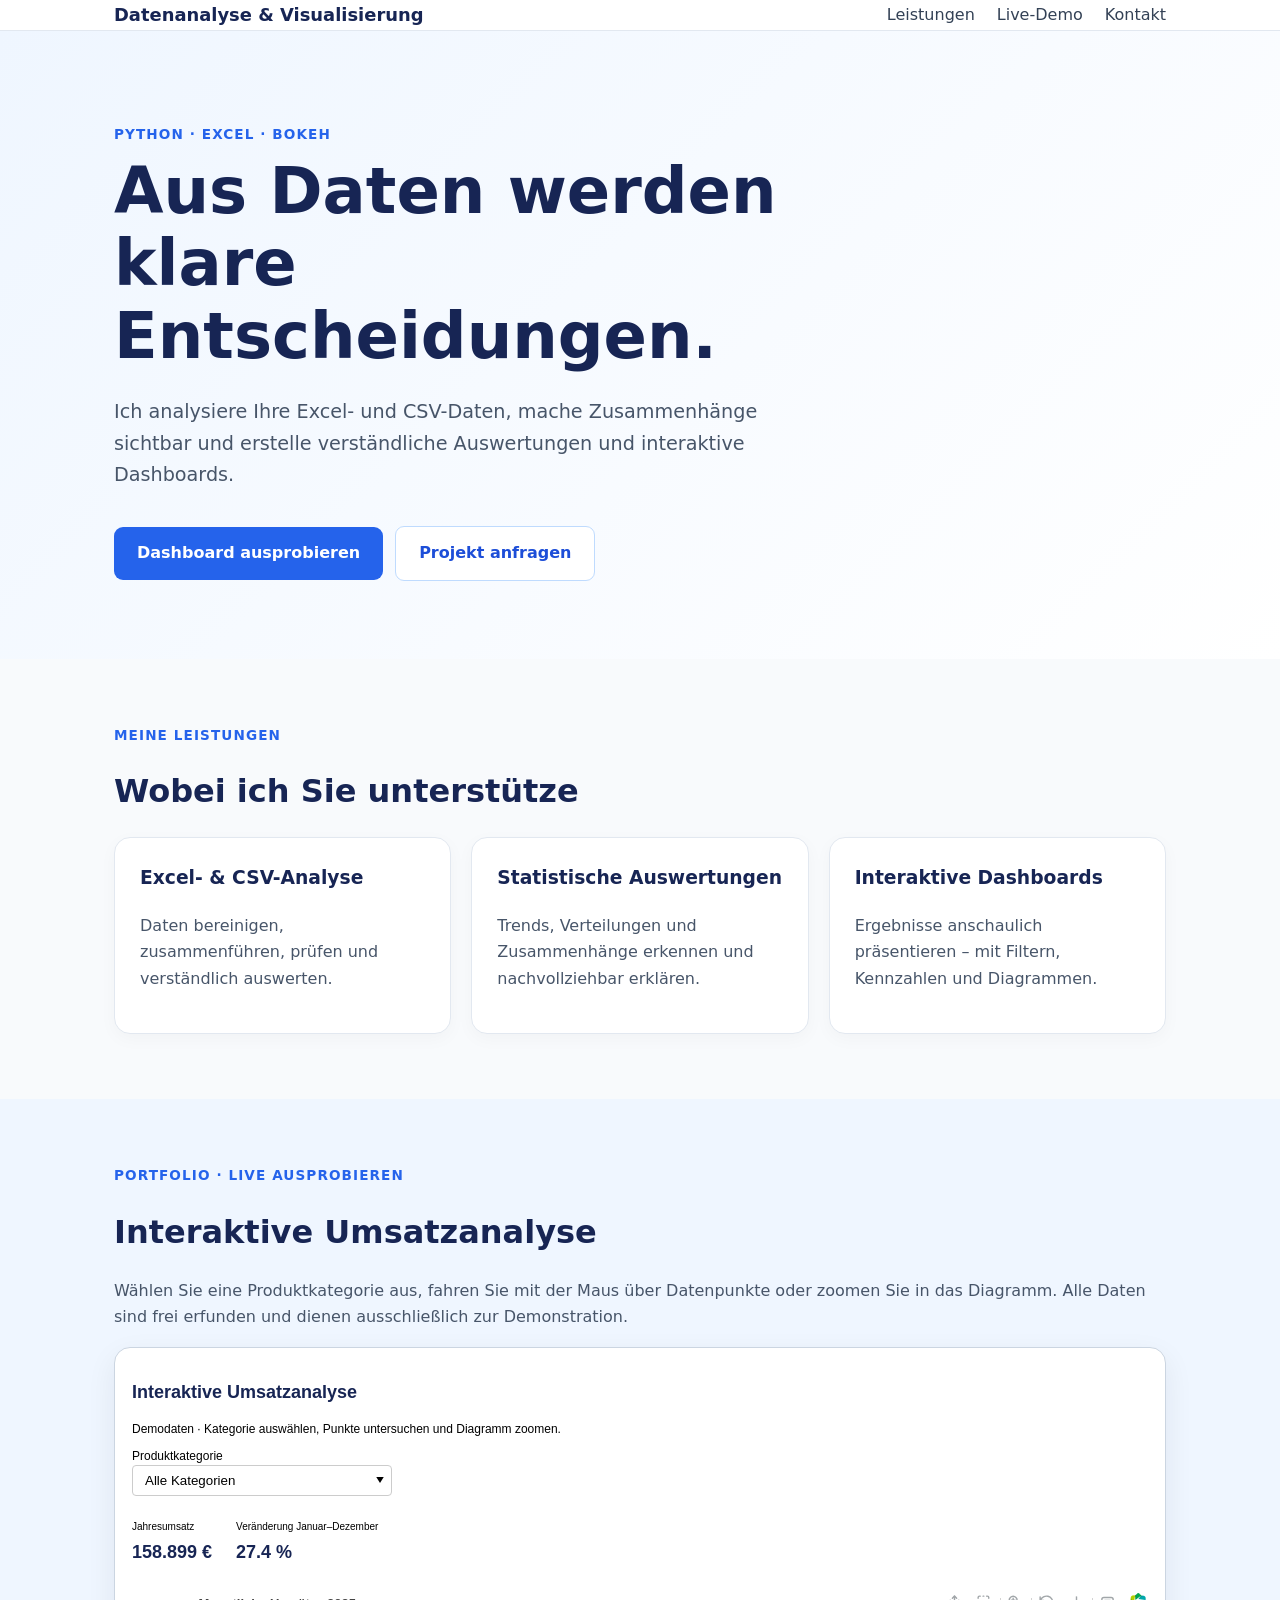
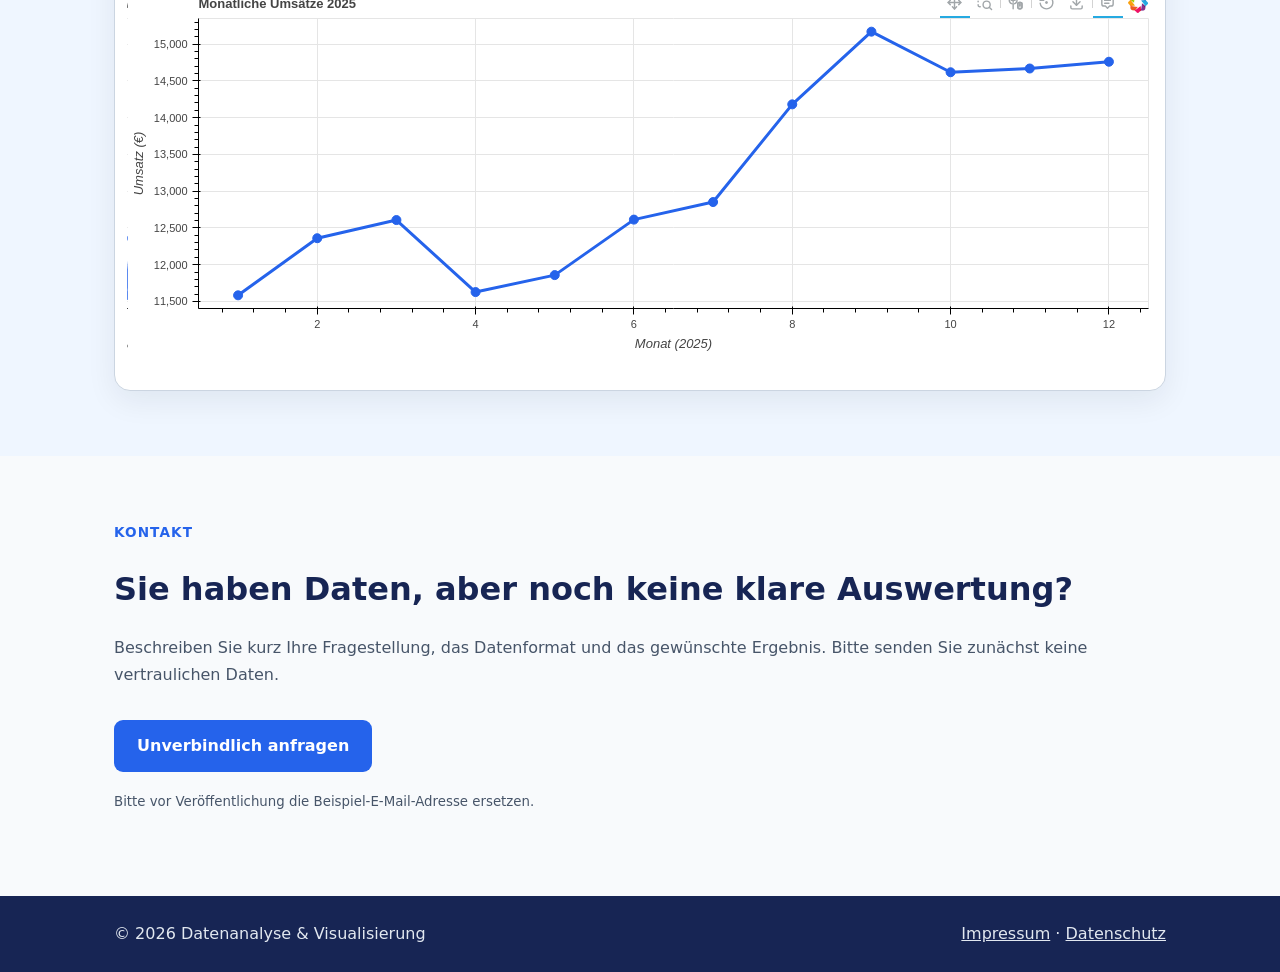
<file: index.html>
<!doctype html><html lang="de"><head><meta charset="utf-8"><meta name="viewport" content="width=device-width,initial-scale=1"><meta name="description" content="Professionelle Datenanalyse, Excel-Auswertungen und interaktive Dashboards für kleine Unternehmen und Selbstständige."><title>Datenanalyse & Visualisierung</title><link rel="stylesheet" href="style.css"></head><body>
<header><nav class="wrap"><a class="brand" href="#start">Datenanalyse & Visualisierung</a><div class="navlinks"><a href="#leistungen">Leistungen</a><a href="#portfolio">Live-Demo</a><a href="#kontakt">Kontakt</a></div></nav></header>
<main><section class="hero" id="start"><div class="wrap"><div class="eyebrow">Python · Excel · Bokeh</div><h1>Aus Daten werden klare Entscheidungen.</h1><p class="lead">Ich analysiere Ihre Excel- und CSV-Daten, mache Zusammenhänge sichtbar und erstelle verständliche Auswertungen und interaktive Dashboards.</p><a class="button" href="#portfolio">Dashboard ausprobieren</a><a class="button secondary" href="#kontakt">Projekt anfragen</a></div></section>
<section id="leistungen"><div class="wrap"><div class="eyebrow">Meine Leistungen</div><h2>Wobei ich Sie unterstütze</h2><div class="cards"><article class="card"><h3>Excel- & CSV-Analyse</h3><p>Daten bereinigen, zusammenführen, prüfen und verständlich auswerten.</p></article><article class="card"><h3>Statistische Auswertungen</h3><p>Trends, Verteilungen und Zusammenhänge erkennen und nachvollziehbar erklären.</p></article><article class="card"><h3>Interaktive Dashboards</h3><p>Ergebnisse anschaulich präsentieren – mit Filtern, Kennzahlen und Diagrammen.</p></article></div></div></section>
<section class="demo" id="portfolio"><div class="wrap"><div class="eyebrow">Portfolio · Live ausprobieren</div><h2>Interaktive Umsatzanalyse</h2><p>Wählen Sie eine Produktkategorie aus, fahren Sie mit der Maus über Datenpunkte oder zoomen Sie in das Diagramm. Alle Daten sind frei erfunden und dienen ausschließlich zur Demonstration.</p><div class="frame"><iframe src="demos/umsatzanalyse.html" title="Interaktives Bokeh-Dashboard mit synthetischen Umsätzen" loading="lazy"></iframe></div></div></section>
<section id="kontakt"><div class="wrap"><div class="eyebrow">Kontakt</div><h2>Sie haben Daten, aber noch keine klare Auswertung?</h2><p>Beschreiben Sie kurz Ihre Fragestellung, das Datenformat und das gewünschte Ergebnis. Bitte senden Sie zunächst keine vertraulichen Daten.</p><a class="button" href="mailto:DEINE-EMAIL@BEISPIEL.DE?subject=Anfrage%20Datenanalyse">Unverbindlich anfragen</a><p><small>Bitte vor Veröffentlichung die Beispiel-E-Mail-Adresse ersetzen.</small></p></div></section></main>
<footer><div class="wrap"><span>© <span id="year"></span> Datenanalyse & Visualisierung</span><span><a href="impressum.html">Impressum</a> · <a href="datenschutz.html">Datenschutz</a></span></div></footer><script>document.getElementById('year').textContent=new Date().getFullYear()</script></body></html>
</file>
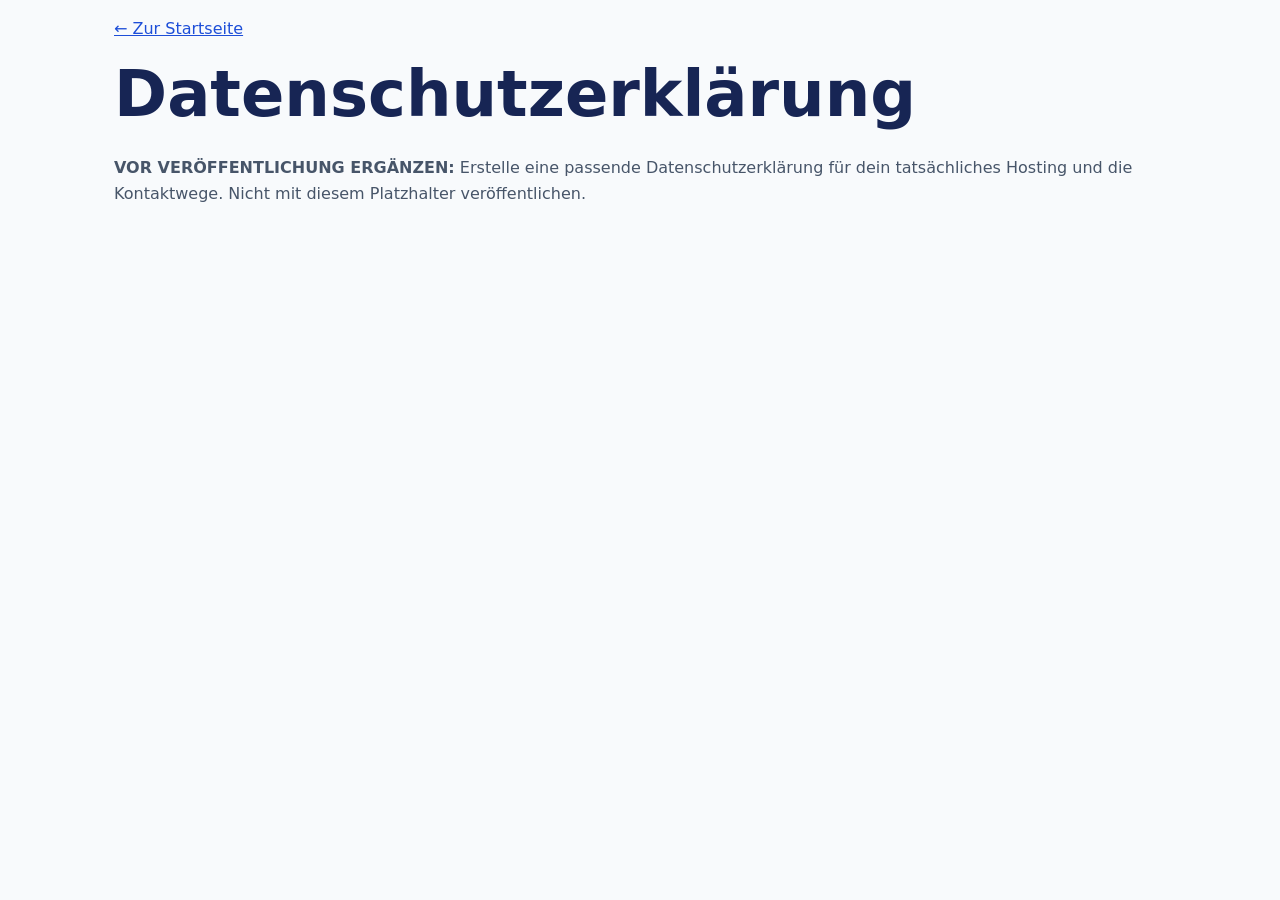
<file: datenschutz.html>
<!doctype html><html lang="de"><head><meta charset="utf-8"><meta name="viewport" content="width=device-width,initial-scale=1"><title>Datenschutz – Angaben ergänzen</title><link rel="stylesheet" href="style.css"></head><body><main class="wrap"><p><a href="index.html">← Zur Startseite</a></p><h1>Datenschutzerklärung</h1><p><strong>VOR VERÖFFENTLICHUNG ERGÄNZEN:</strong> Erstelle eine passende Datenschutzerklärung für dein tatsächliches Hosting und die Kontaktwege. Nicht mit diesem Platzhalter veröffentlichen.</p></main></body></html>
</file>
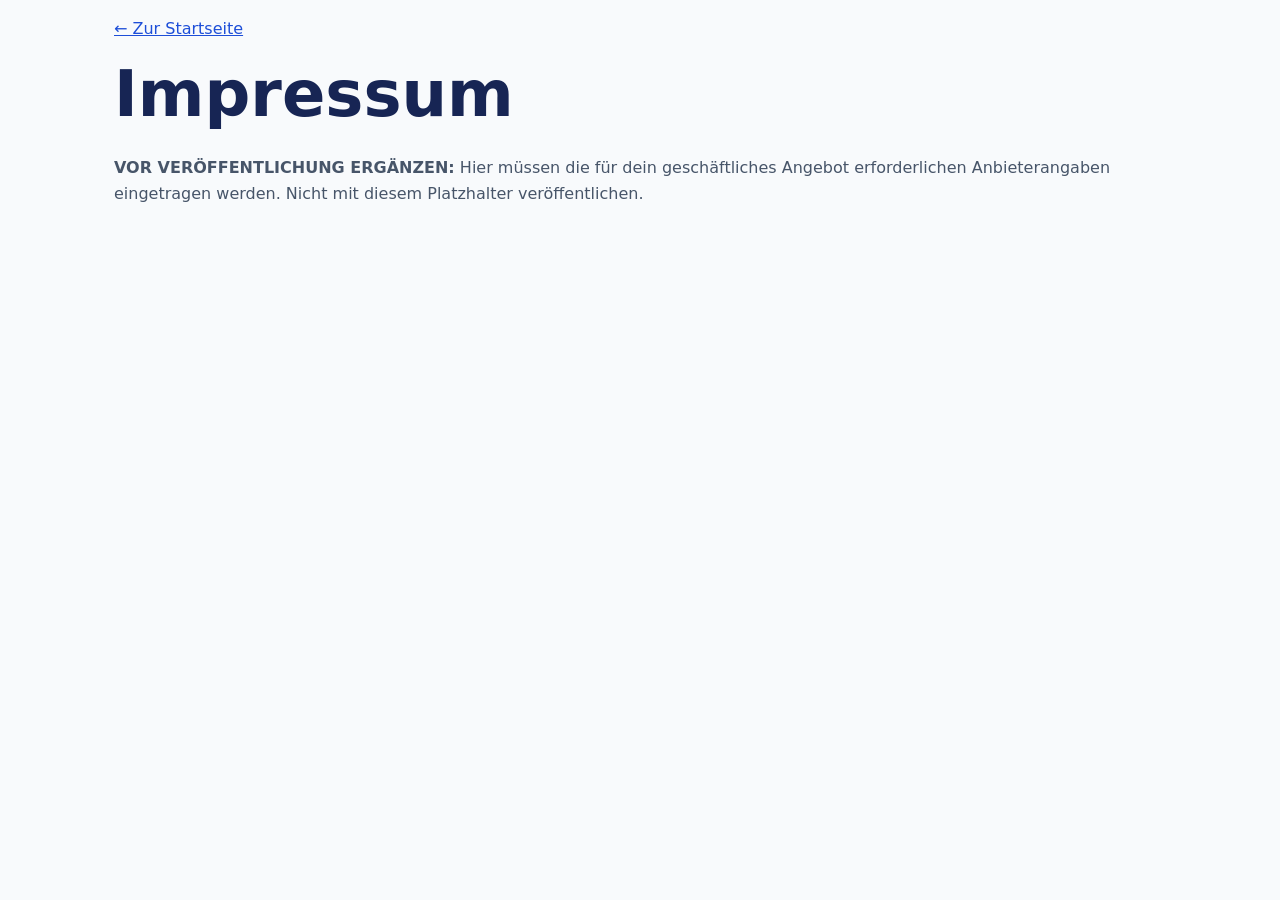
<file: impressum.html>
<!doctype html><html lang="de"><head><meta charset="utf-8"><meta name="viewport" content="width=device-width,initial-scale=1"><title>Impressum – Angaben ergänzen</title><link rel="stylesheet" href="style.css"></head><body><main class="wrap"><p><a href="index.html">← Zur Startseite</a></p><h1>Impressum</h1><p><strong>VOR VERÖFFENTLICHUNG ERGÄNZEN:</strong> Hier müssen die für dein geschäftliches Angebot erforderlichen Anbieterangaben eingetragen werden. Nicht mit diesem Platzhalter veröffentlichen.</p></main></body></html>
</file>
<file: style.css>
:root{font-family:system-ui,-apple-system,Segoe UI,sans-serif;color:#172554;background:#f8fafc}*{box-sizing:border-box}body{margin:0;line-height:1.65}a{color:#1d4ed8}header{background:white;border-bottom:1px solid #e2e8f0;position:sticky;top:0;z-index:2}.wrap{max-width:1100px;margin:auto;padding:0 24px}nav{display:flex;justify-content:space-between;align-items:center;gap:16px;flex-wrap:wrap;padding:17px 0}.brand{font-weight:800;text-decoration:none;color:#172554;font-size:1.12rem}.navlinks{display:flex;gap:22px;flex-wrap:wrap}.navlinks a{text-decoration:none;color:#334155}.hero{padding:92px 0 78px;background:linear-gradient(135deg,#eff6ff,#fff)}h1{font-size:clamp(2.3rem,5vw,4.1rem);line-height:1.13;max-width:760px;margin:10px 0 24px}h2{font-size:2rem;line-height:1.2}p{color:#475569}.eyebrow{color:#2563eb;font-weight:700;letter-spacing:.08em;text-transform:uppercase;font-size:.85rem}.lead{font-size:1.2rem;max-width:700px}.button{display:inline-block;background:#2563eb;color:white;text-decoration:none;padding:13px 23px;border-radius:9px;font-weight:700;margin:16px 12px 0 0}.button.secondary{background:white;color:#1d4ed8;border:1px solid #bfdbfe}section{padding:65px 0}.cards{display:grid;grid-template-columns:repeat(3,1fr);gap:20px}.card{background:white;border:1px solid #e2e8f0;border-radius:16px;padding:25px;box-shadow:0 5px 18px #0f172a08}.card h3{margin-top:0}.demo{background:#eff6ff}.frame{background:white;border:1px solid #cbd5e1;border-radius:16px;padding:12px;box-shadow:0 10px 30px #0f172a12}.frame iframe{width:100%;height:610px;border:0}footer{background:#172554;color:#e2e8f0;padding:25px 0}footer p,footer a{color:#e2e8f0}footer .wrap{display:flex;justify-content:space-between;gap:20px;flex-wrap:wrap}@media(max-width:700px){.cards{grid-template-columns:1fr}.hero{padding:60px 0}.frame iframe{height:680px}.navlinks{gap:12px}section{padding:45px 0}}
</file>
